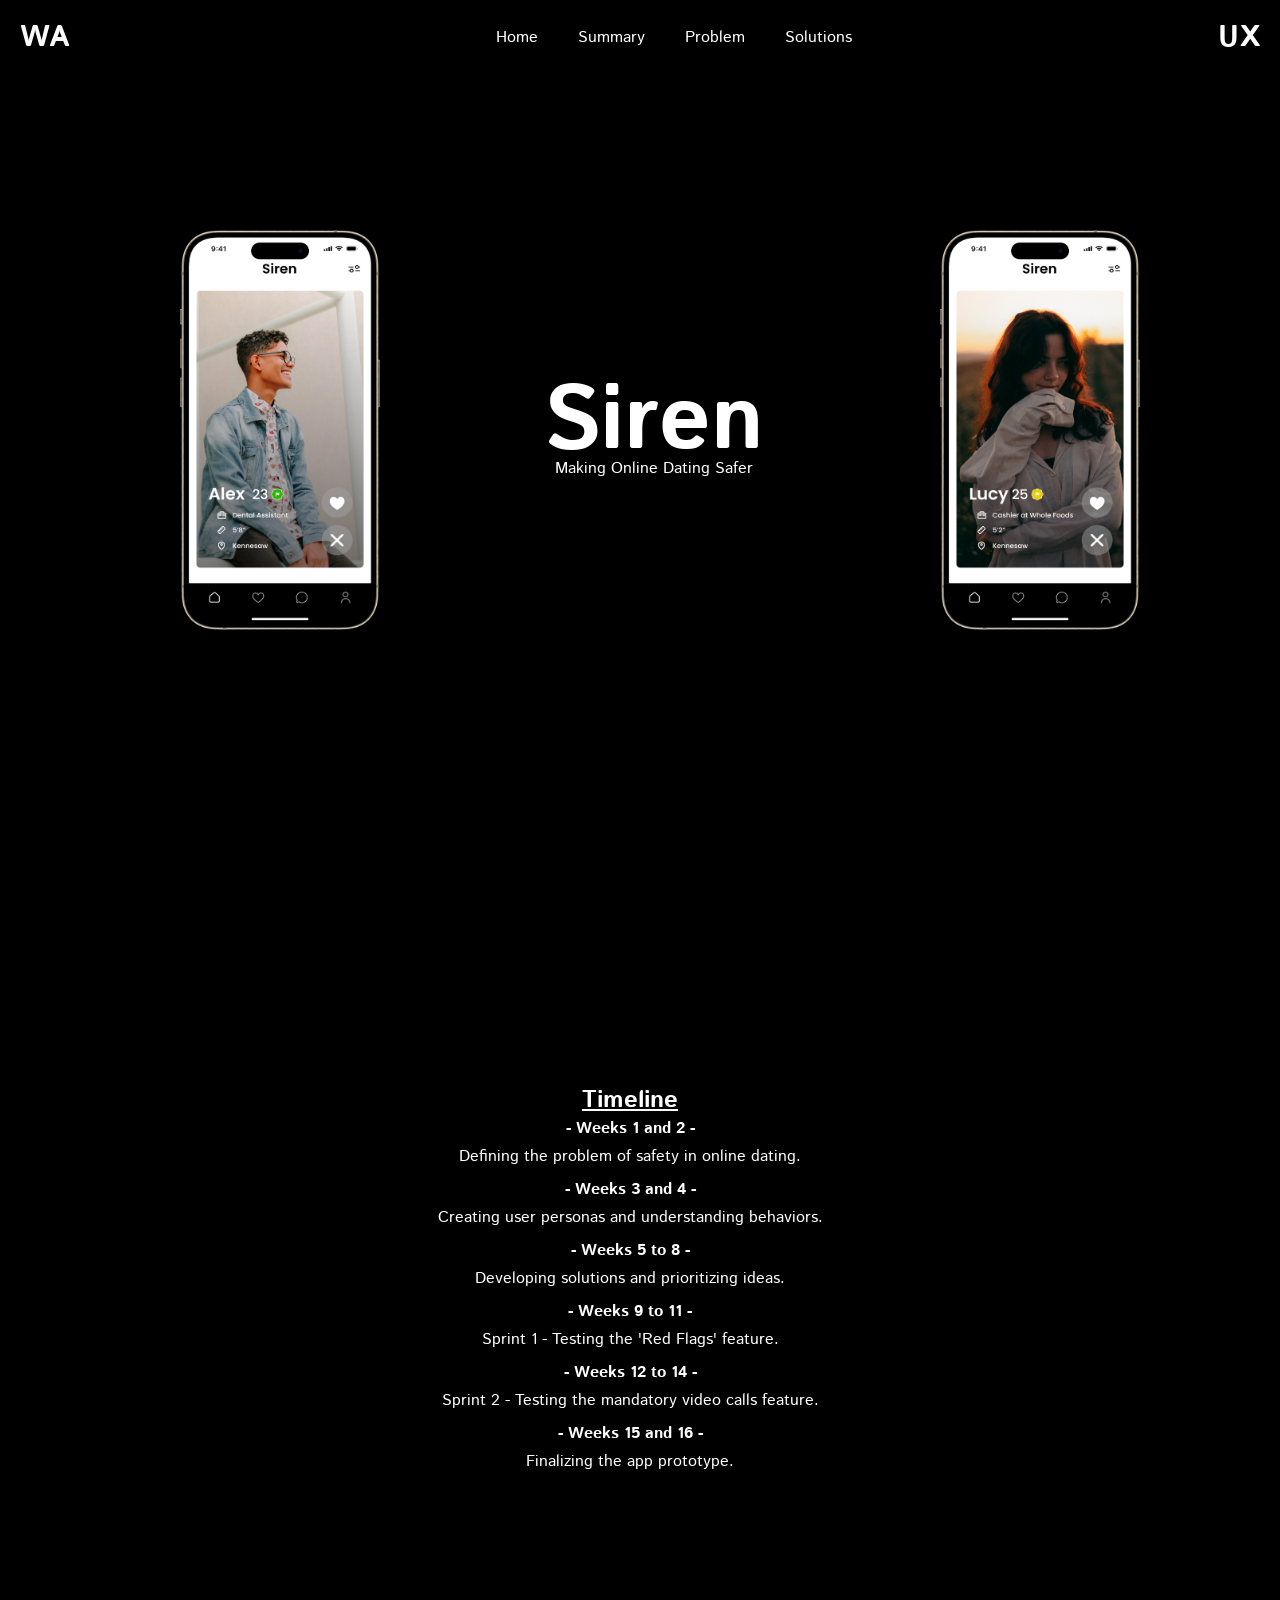
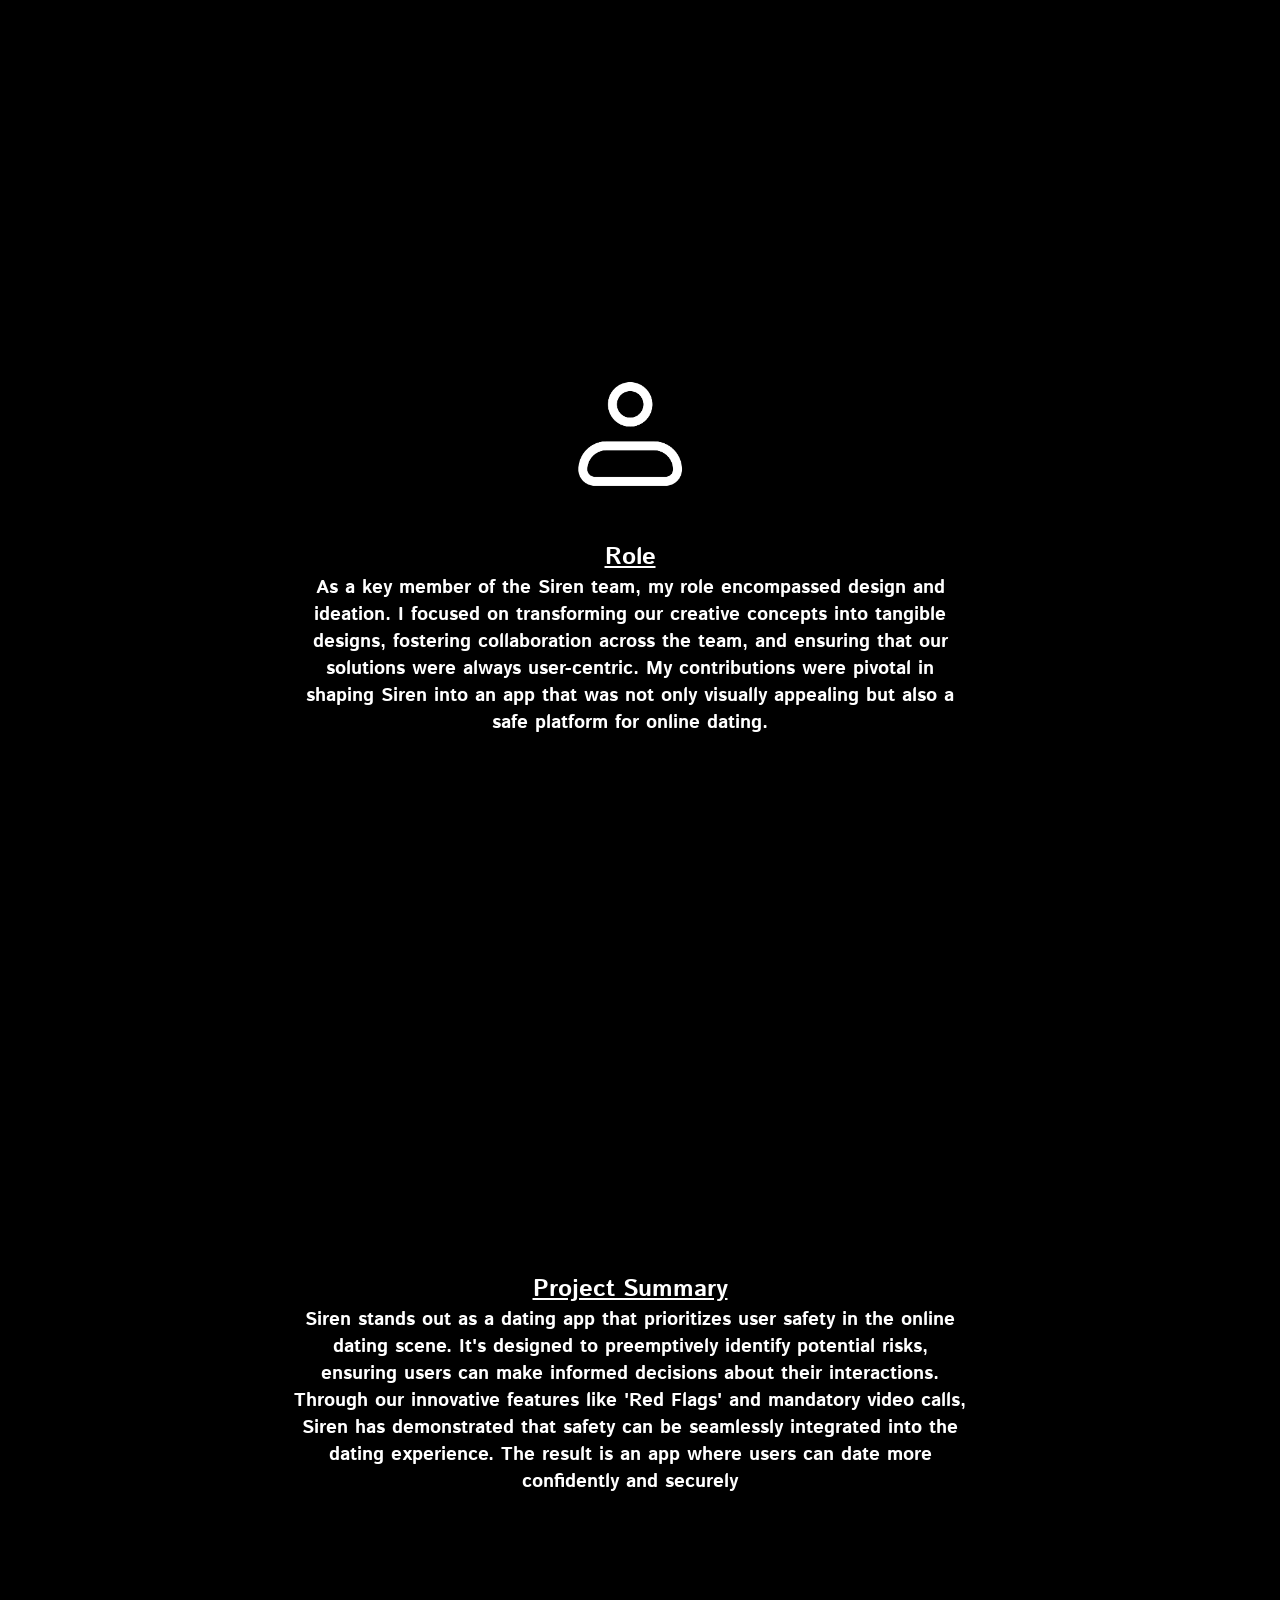
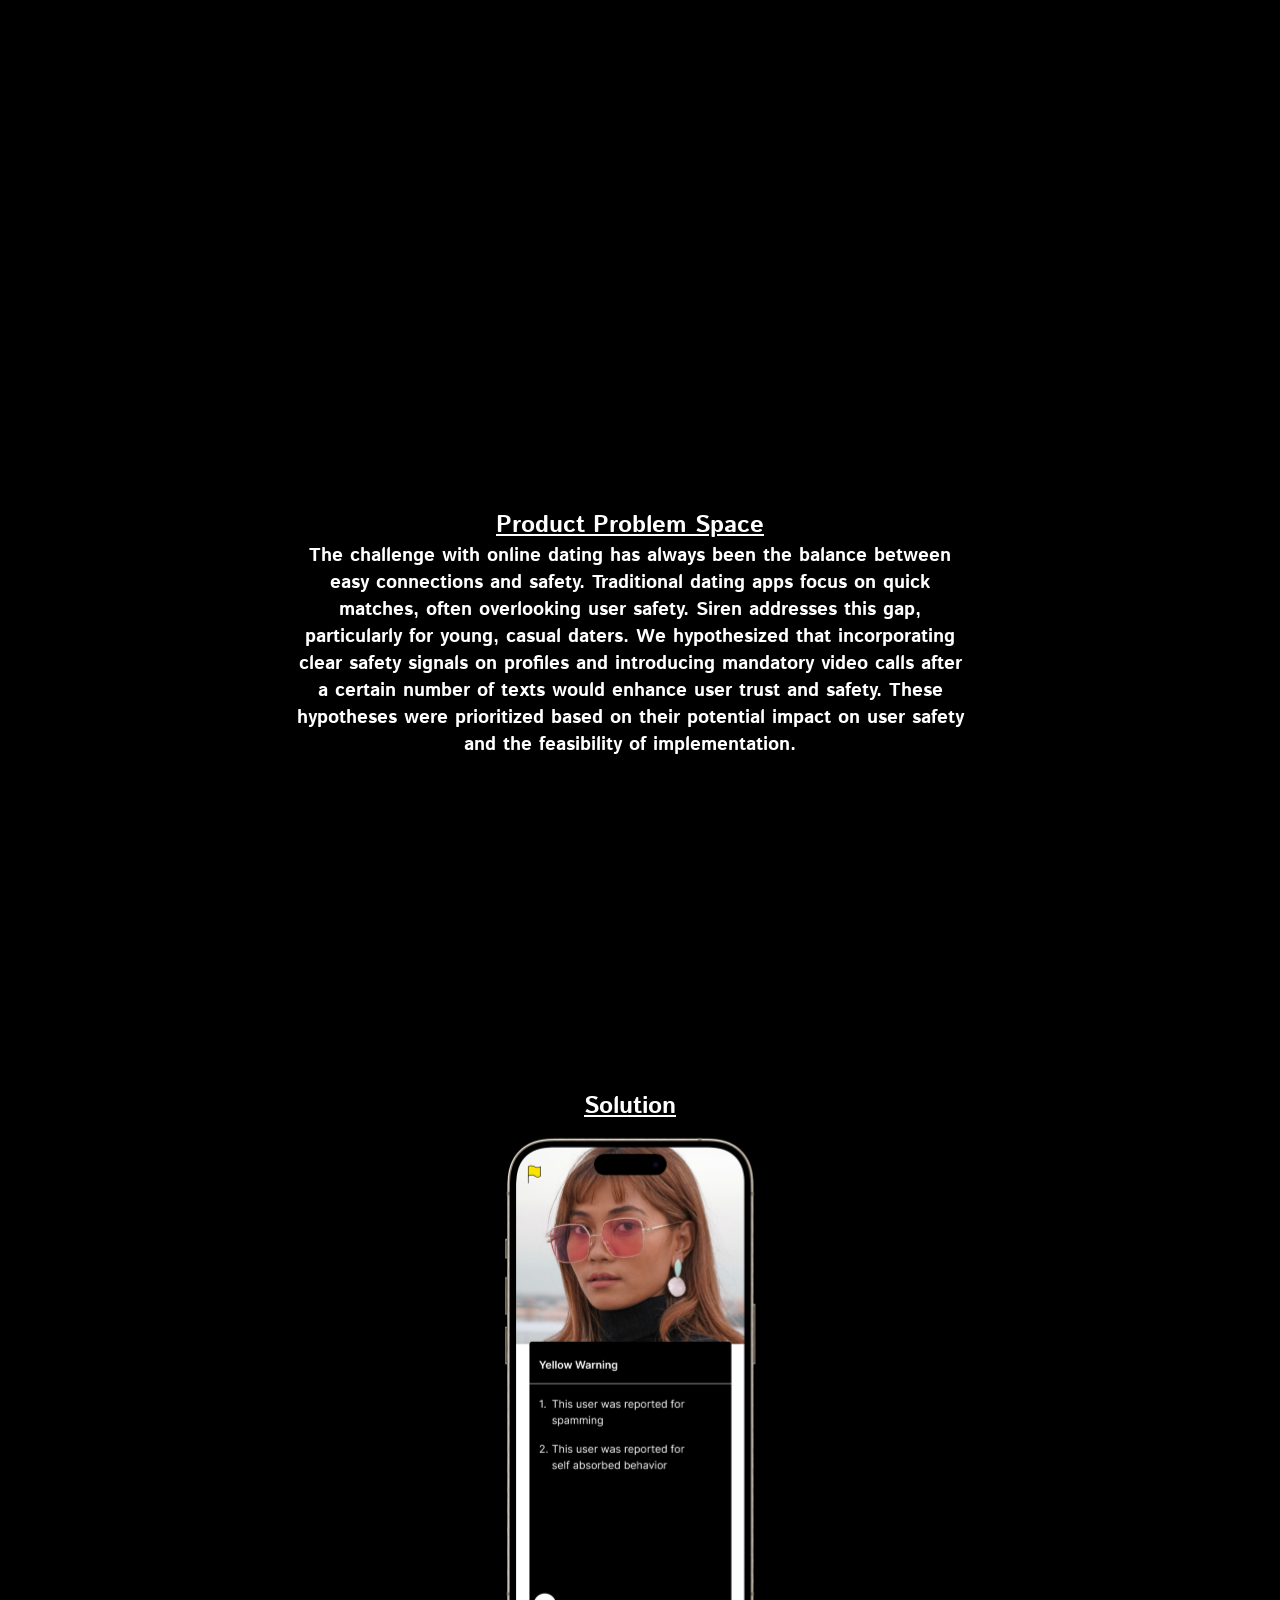
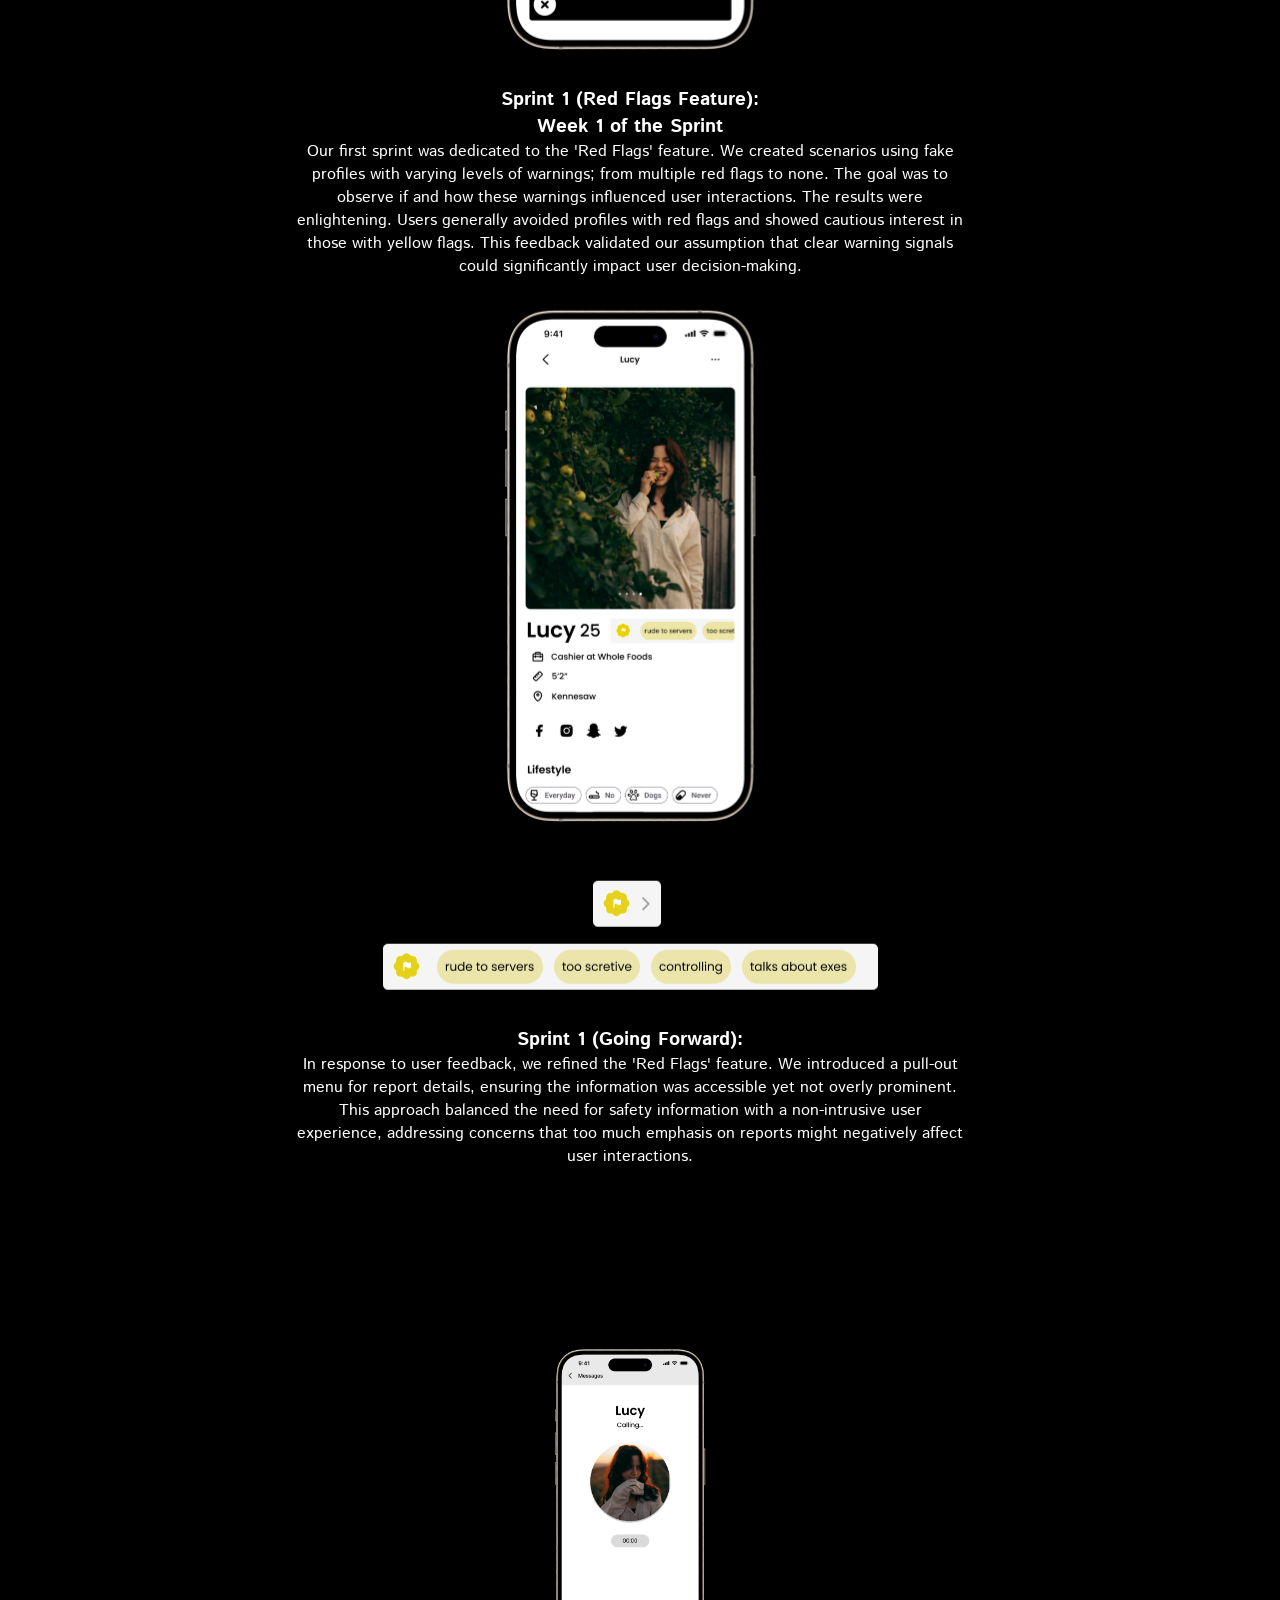
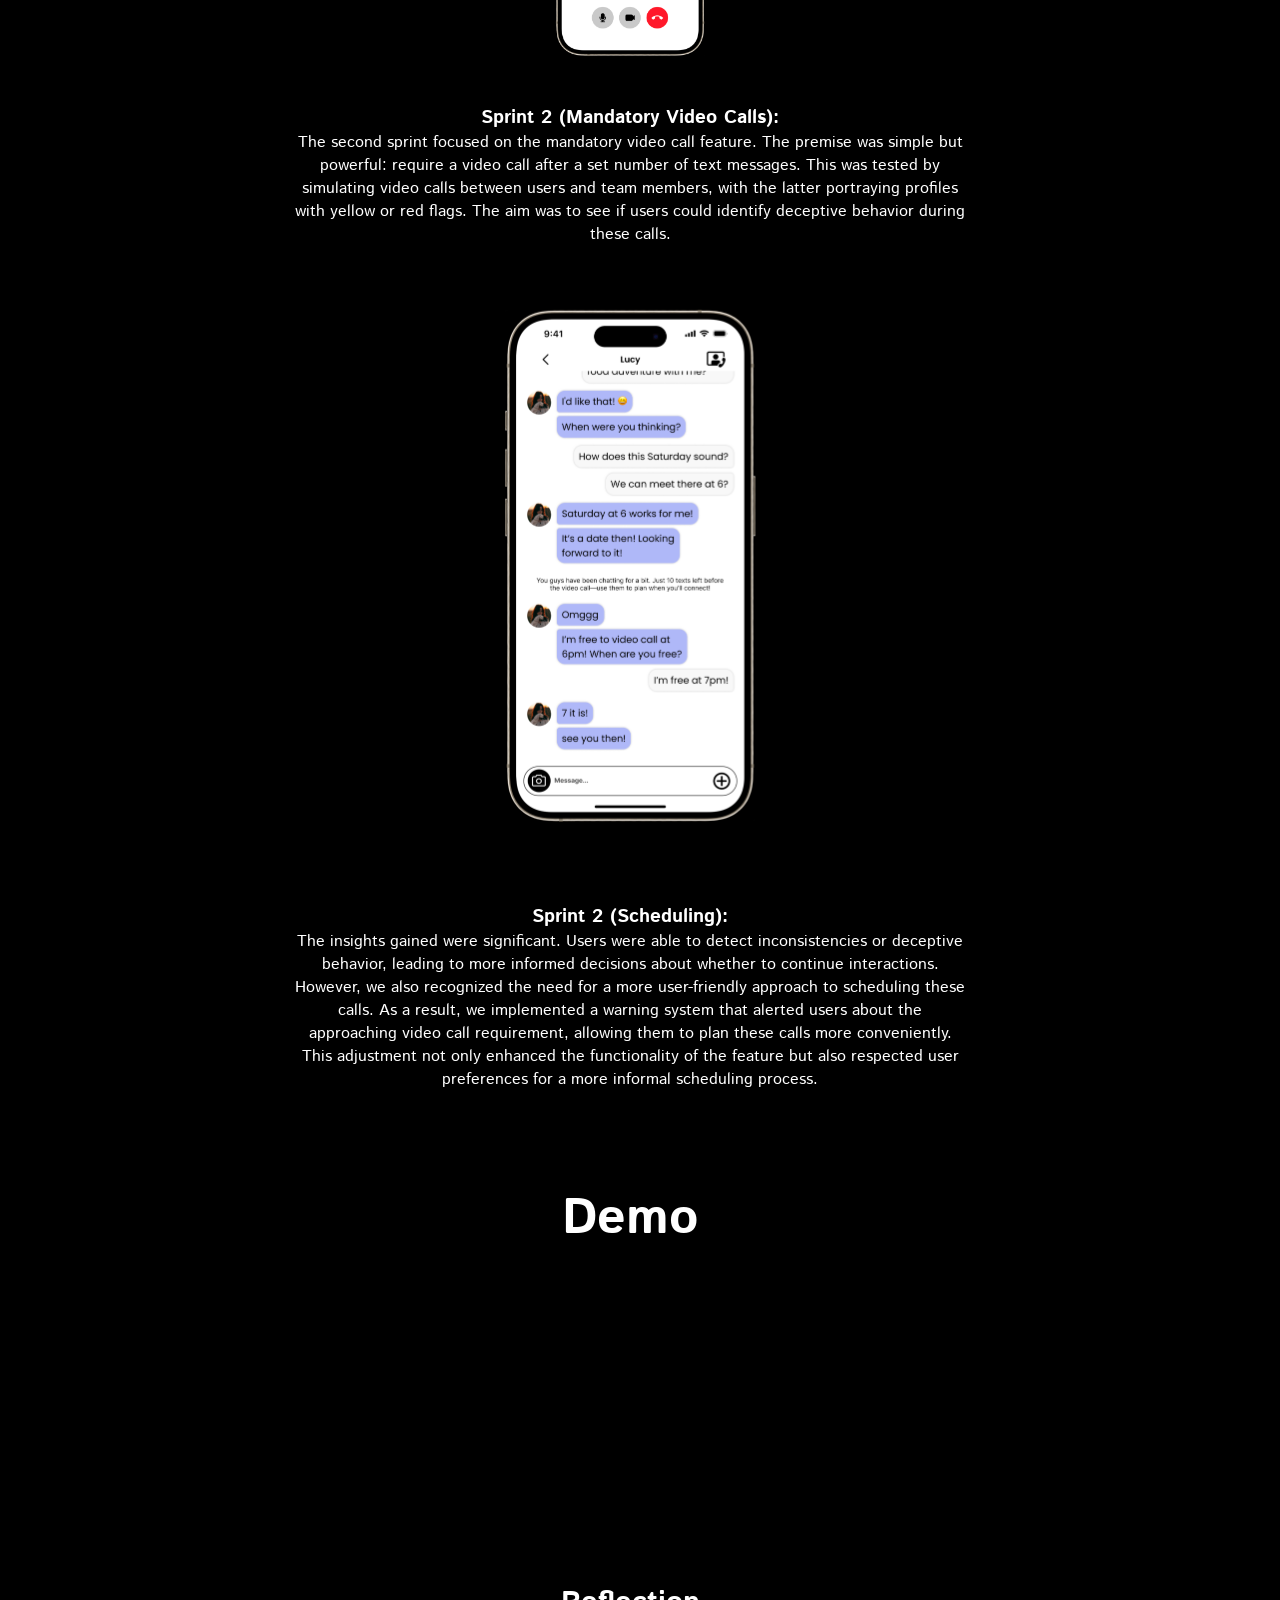
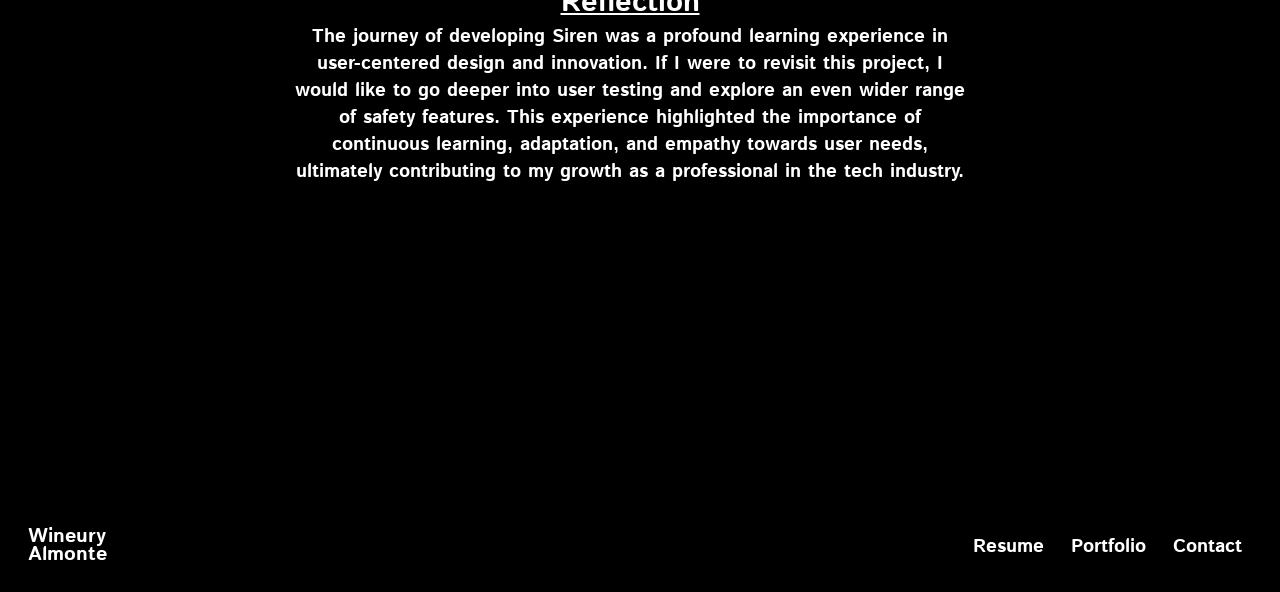
<file: index.html>
<!DOCTYPE html>
<html>
<head>
    <title>Siren</title>
    <link rel="stylesheet" type="text/css" href="style.css">
</head>
<body>
    <header>
        <nav id="navbar">
            <div id="name">WA</div>
            <ul id="nav-links">
                <li><a href="#section1">Home</a></li>
                <li><a href="#section4">Summary</a></li>
                <li><a href="#section5">Problem</a></li>
                <li><a href="#section6">Solutions</a></li>
            </ul>
            <div id="job-title">UX</div>
        </nav>
    </header>

<!-- -------------------section seperation------------------- -->
<section id="section1">
    <div class="content-container">
        <div class="image-content-left">
            <img src="img/iPhone 15 Pro Portrait Mockup 4.png" alt="Left App Mockup" />
            <!-- Replace with the actual path to the left image -->
        </div>
        <div class="text-content">
            <h2>Siren</h2>
            <p>Making Online Dating Safer</p>
        </div>
        <div class="image-content-right">
            <img src="img/iPhone 15 Pro Portrait Mockup 1.png" alt="Right App Mockup" />
            <!-- Replace with the actual path to the right image -->
        </div>
    </div>
</section>
<!-- -------------------section seperation------------------- -->
    <section id="section2">
        <div class="content-container">
            <div class="text-content">
        <h2>Timeline</h2>

        <ul class="timeline">
            <li><strong>- Weeks 1 and 2 -</strong> Defining the problem of safety in online dating.</li>
            <li><strong>- Weeks 3 and 4 -</strong> Creating user personas and understanding behaviors.</li>
            <li><strong>- Weeks 5 to 8 -</strong> Developing solutions and prioritizing ideas.</li>
            <li><strong>- Weeks 9 to 11 -</strong> Sprint 1 - Testing the 'Red Flags' feature.</li>
            <li><strong>- Weeks 12 to 14 -</strong> Sprint 2 - Testing the mandatory video calls feature.</li>
            <li><strong>- Weeks 15 and 16 -</strong> Finalizing the app prototype.</li>
        </ul>
    </div>
        <div class="image-content">
        <!-- Interactive images for Section 1 -->
    </div>
    </section>
<!-- -------------------section seperation------------------- -->
    <section id="section3">
        <div class="content-container">
            <div class="text-content">
                <div class="image-header">
                <img src="img/iconamoon_profile.png" alt="icon/image"/>
                </div>
        <h2>Role</h2>
        <p><strong id="bigger">As a key member of the Siren team, my role encompassed
             design and ideation. I focused on transforming our 
             creative concepts into tangible designs, fostering 
             collaboration across the team, and ensuring that our 
             solutions were always user-centric. My contributions 
             were pivotal in shaping Siren into an app that was 
             not only visually appealing but also a safe 
             platform for online dating.</strong></p>
            </div>
            <div class="image-content">
                <!-- Interactive images for Section 1 -->
            </div>
    </section>

<!-- -------------------section seperation------------------- -->
    <section id="section4">
        <div class="content-container">
            <div class="text-content">
        <h2>Project Summary</h2>
        <p><strong id=bigger>Siren stands out as a dating app that 
            prioritizes user safety in the online dating scene. 
            It's designed to preemptively identify potential risks, 
            ensuring users can make informed decisions about their interactions. 
            Through our innovative features like 'Red Flags' and mandatory video 
            calls, Siren has demonstrated that safety can be seamlessly 
            integrated into the dating experience. The result is an app 
            where users can date more confidently and securely</strong>
        </div>
        <div class="image-content">
            <!-- Interactive images for Section 1 -->
        </div>

        </p>
    </section>
<!-- -------------------section seperation------------------- -->
    <section id="section5">
        <div class="content-container">
            <div class="text-content">
        <h2>Product Problem Space</h2>
        <p><strong id=bigger>The challenge with online 
            dating has always been the balance between easy 
            connections and safety. Traditional dating apps focus on 
            quick matches, often overlooking user safety. Siren addresses 
            this gap, particularly for young, casual daters. We hypothesized 
            that incorporating clear safety signals on profiles and introducing 
            mandatory video calls after a certain number of texts would enhance 
            user trust and safety. These hypotheses were prioritized based 
            on their potential impact on user safety and the feasibility 
            of implementation.</strong></p>
        </div>
        <div class="image-content">
            <!-- Interactive images for Section 1 -->
        </div>
    </section>
<!-- -------------------section seperation------------------- -->
    <section id="section6">
        <div class="content-container">
            <div class="text-content">
        <h2>Solution</h2>
        <div class="image-header">
        <img src="img/iPhone 15 Pro Portrait Mockup 5.png" alt="icon/image"/>
        </div>
        <p><strong id='bigger'>Sprint 1 (Red Flags Feature):</br>Week 1 of the Sprint </br></strong>
            Our first sprint was dedicated to the 'Red Flags' feature. 
            We created scenarios using fake profiles with varying 
            levels of warnings; from multiple red flags to none. 
            The goal was to observe if and how these warnings 
            influenced user interactions. The results were enlightening. 
            Users generally avoided profiles with red flags and showed 
            cautious interest in those with yellow flags. This 
            feedback validated our assumption that clear warning 
            signals could significantly impact user decision-making.</p>
        </div>
        

        <div class="image-content">
            <!-- Interactive images for Section 1 -->
        </div>
    </section>

<!-- -------------------section seperation------------------- -->
    <section id="section7">
        <div class="content-container">
            <div class="text-content">
                <div class="image-header">
                    <img src="img/iPhone 15 Pro Portrait Mockup 6.png" alt="icon/image"/>
                    <div class="icons">
                    <img src="img/Closed Flags Yellow.png" alt="icon/image"/>
                </div>
                    </div>
        <p><strong id='bigger'>Sprint 1 (Going Forward):</br></strong>
            In response to user feedback, we refined the 'Red Flags' feature. 
            We introduced a pull-out menu for report details, ensuring the 
            information was accessible yet not overly prominent. This approach 
            balanced the need for safety information with a non-intrusive user 
            experience, addressing concerns that too much emphasis on reports might 
            negatively affect user interactions.</p>
        </div>
        <div class="image-content">
            <!-- Interactive images for Section 1 -->
        </div>
    </section>
<!-- -------------------section seperation------------------- -->
    <section id="section8">
        <div class="content-container">
            <div class="text-content">
                <div class="image-header">
                    <img src="img/iPhone 15 Pro Portrait Mockup 7.png" alt="icon/image"/>
                    </div>
        <p><strong id='bigger'>Sprint 2 (Mandatory Video Calls):</br></strong>
            The second sprint focused on the mandatory video call feature. 
            The premise was simple but powerful: require a video call 
            after a set number of text messages. This was tested by 
            simulating video calls between users and team members, 
            with the latter portraying profiles with yellow or red flags. 
            The aim was to see if users could identify deceptive behavior 
            during these calls.</p>
    </div>
    <div class="image-content">
        <!-- Interactive images for Section 1 -->
    </div>
    </section>

    <!-- -------------------section seperation------------------- -->
    <section id="section9">
        <div class="content-container">
            <div class="text-content">
                <div class="image-header">
                    <img src="img/iPhone 15 Pro Portrait Mockup 8.png" alt="icon/image"/>
                    </div>
        <p><strong id='bigger'>Sprint 2 (Scheduling):</br></strong>
            The insights gained were significant. Users were able 
            to detect inconsistencies or deceptive behavior, 
            leading to more informed decisions about whether 
            to continue interactions. However, we also recognized 
            the need for a more user-friendly approach to 
            scheduling these calls. As a result, we implemented 
            a warning system that alerted users about the approaching 
            video call requirement, allowing them to plan these calls 
            more conveniently. This adjustment not only enhanced the 
            functionality of the feature but also respected user 
            preferences for a more informal scheduling process.</p>

        </br></br></br></br>
        <strong id='bigger'>
             <div id= prototype data-text="-">
                <a href="https://www.figma.com/proto/d9UrDcwn38xQCkrkAiKy7x/Dating-App?type=design&node-id=343-970&t=y0CIVxSo7uCiW5MT-1&scaling=scale-down&page-id=116%3A4&starting-point-node-id=343%3A970&show-proto-sidebar=1&mode=design" class="prototype-link">
                Demo 
                </a>
            </div></br>

    </div>



    <div class="image-content">
        <!-- Interactive images for Section 1 -->
    </div>
    </section>

    <section id="section9">
        <div class="content-container">
            <div class="text-content">
        <h2>Reflection</h2>
        <p>The journey of developing Siren was a profound learning experience 
            in user-centered design and innovation. 
            If I were to revisit this project, 
            I would like to go deeper into user testing and 
            explore an even wider range of safety features. 
            This experience highlighted the importance of continuous 
            learning, adaptation, and empathy towards user needs, 
            ultimately contributing to my growth as a professional 
            in the tech industry.</p>
    </div>
    <div class="image-content">
        <!-- Interactive images for Section 1 -->
    </div>
    </section>
    <script type="text/javascript" src="script.js"></script>
</body>

<footer>
    <div id="footer-name">Wineury </br>Almonte</div>
    <div id="footer-links">
        <a href="path_to_resume">Resume</a>
        <a href="path_to_portfolio">Portfolio</a>
        <a href="path_to_contact">Contact</a>
    </div>
</footer>


</html>
</file>
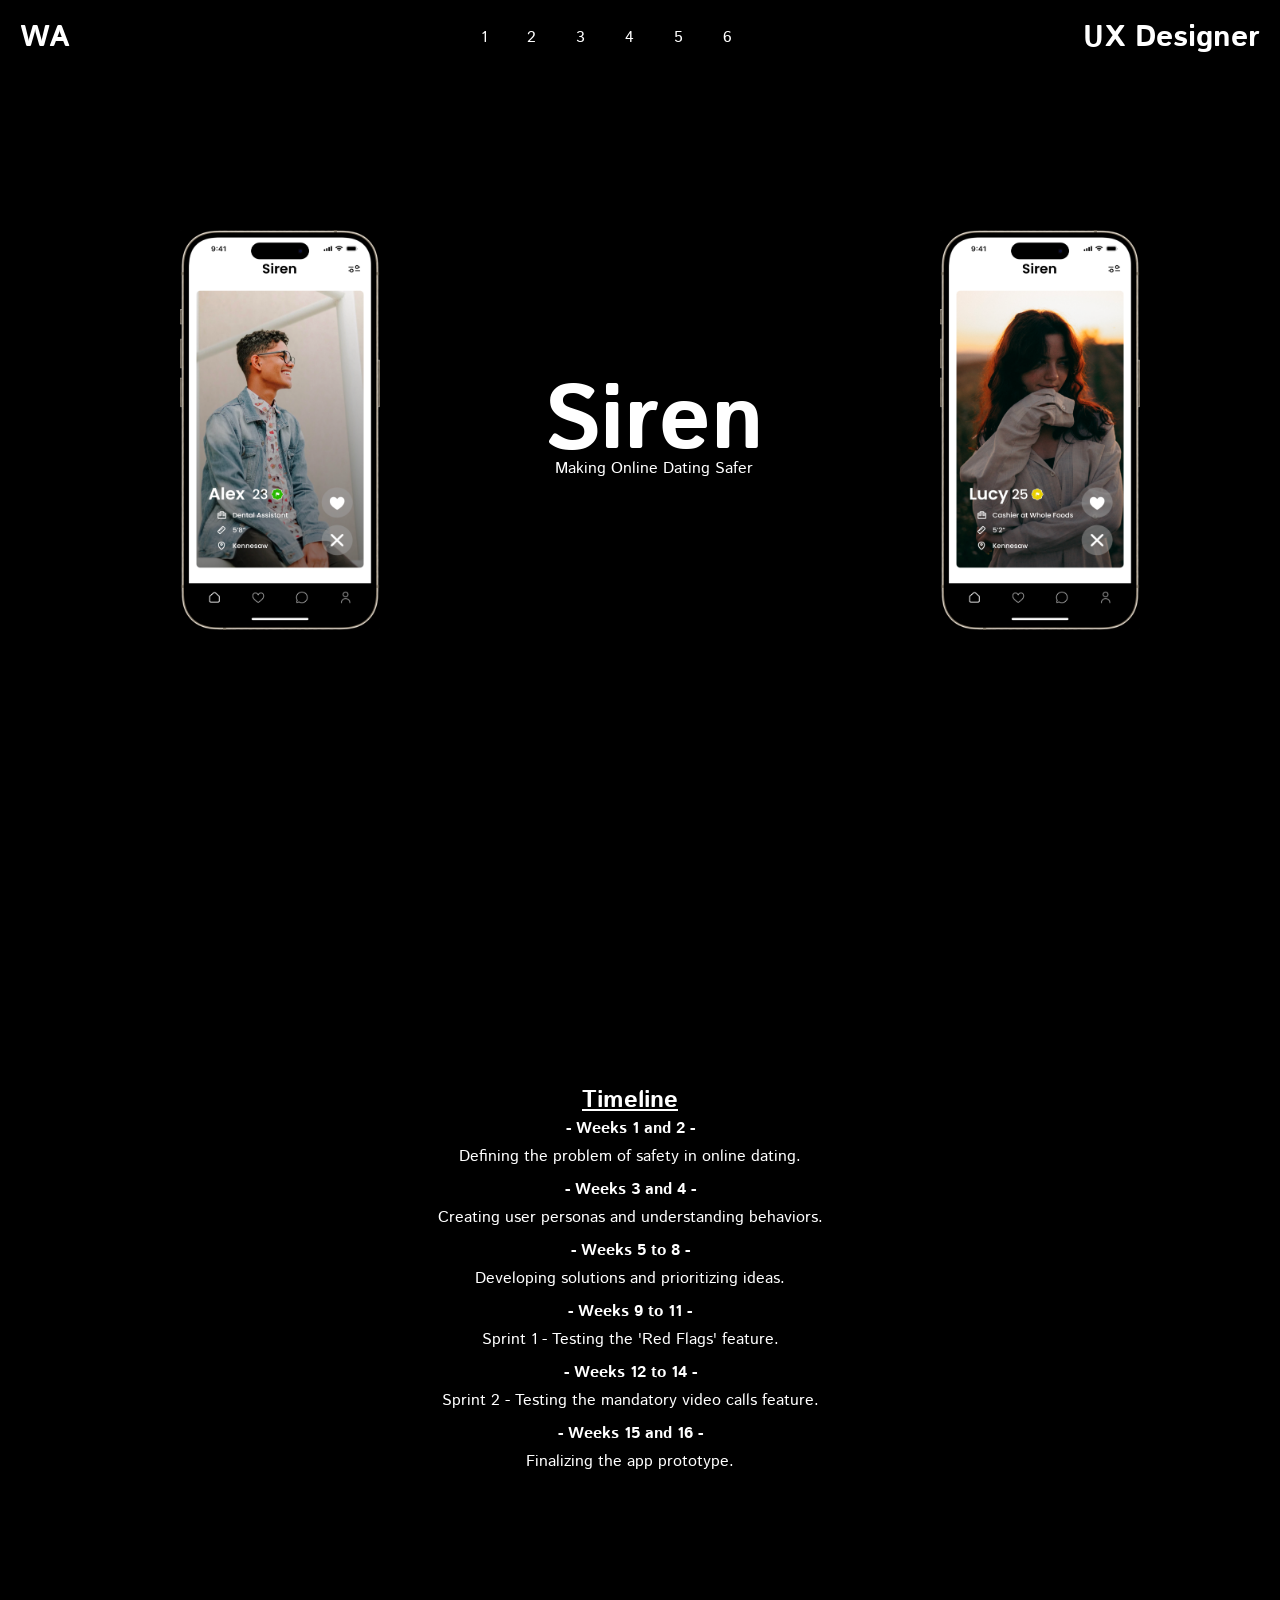
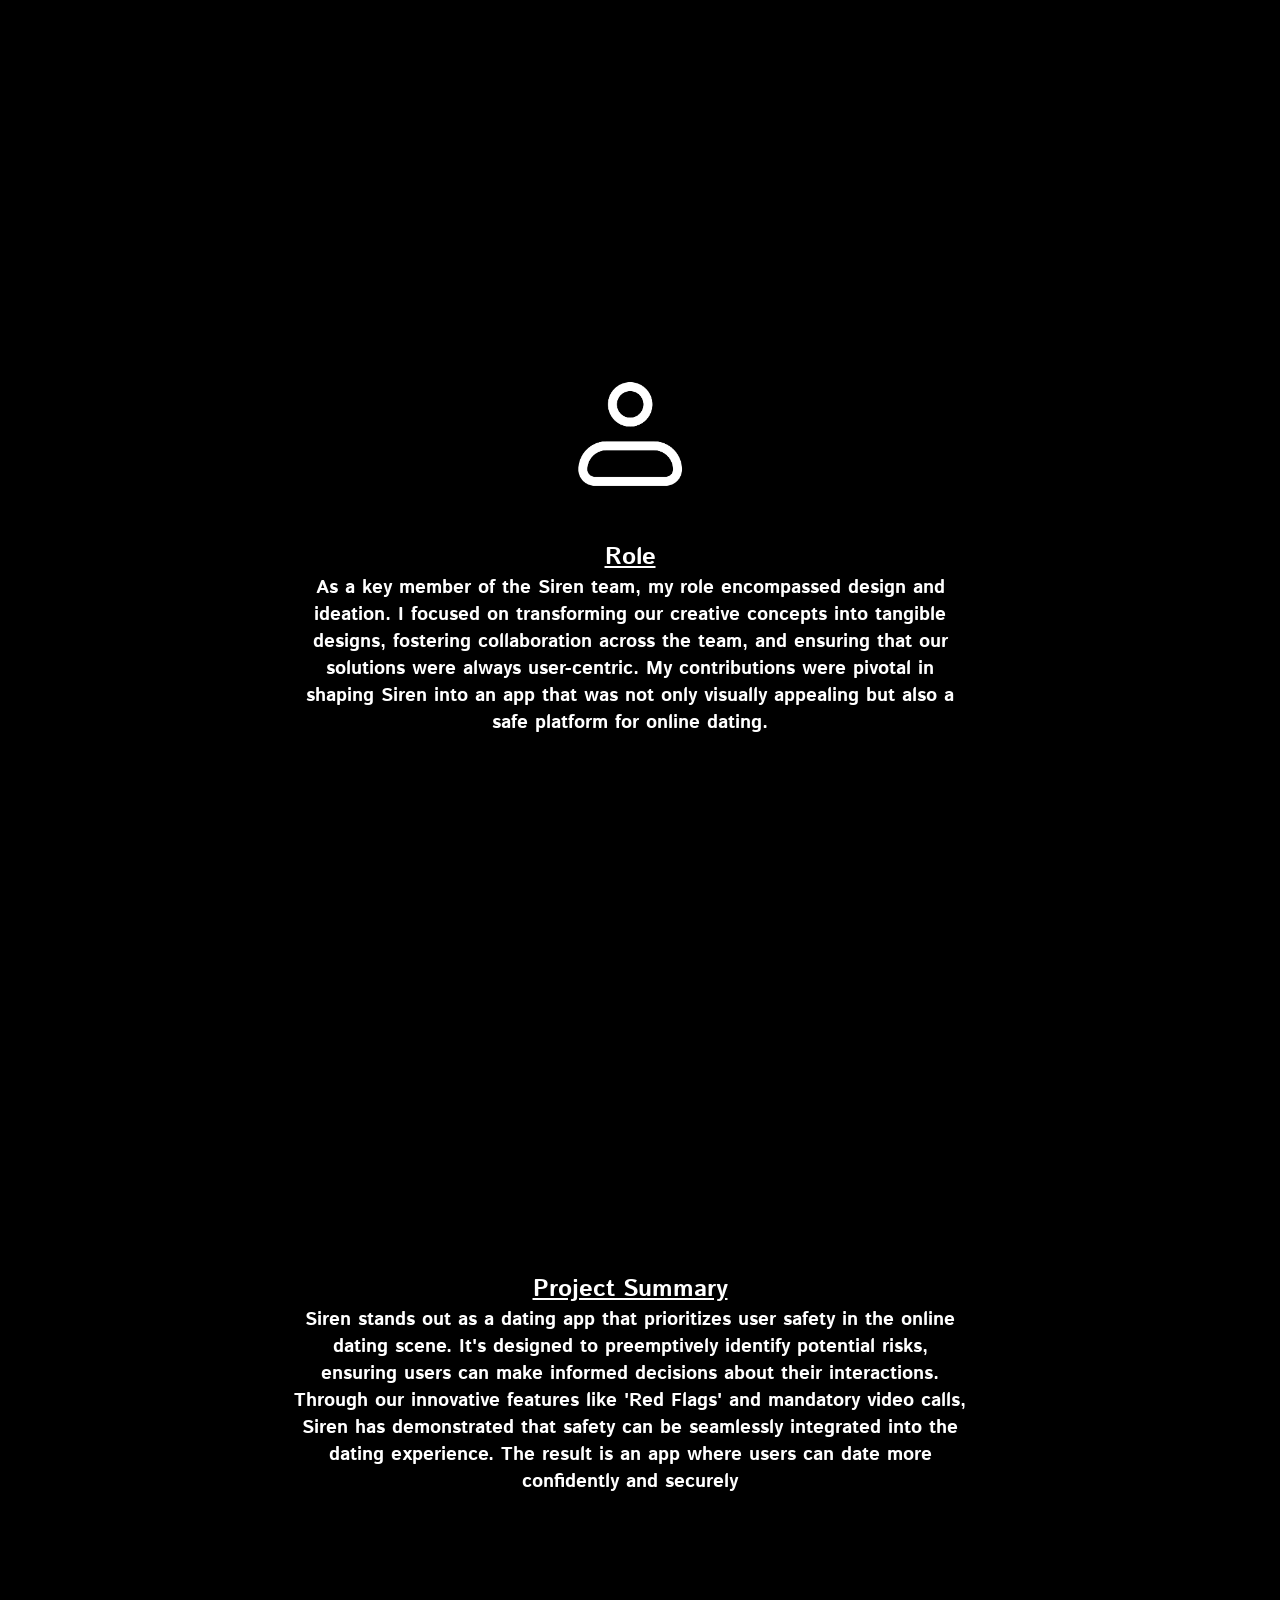
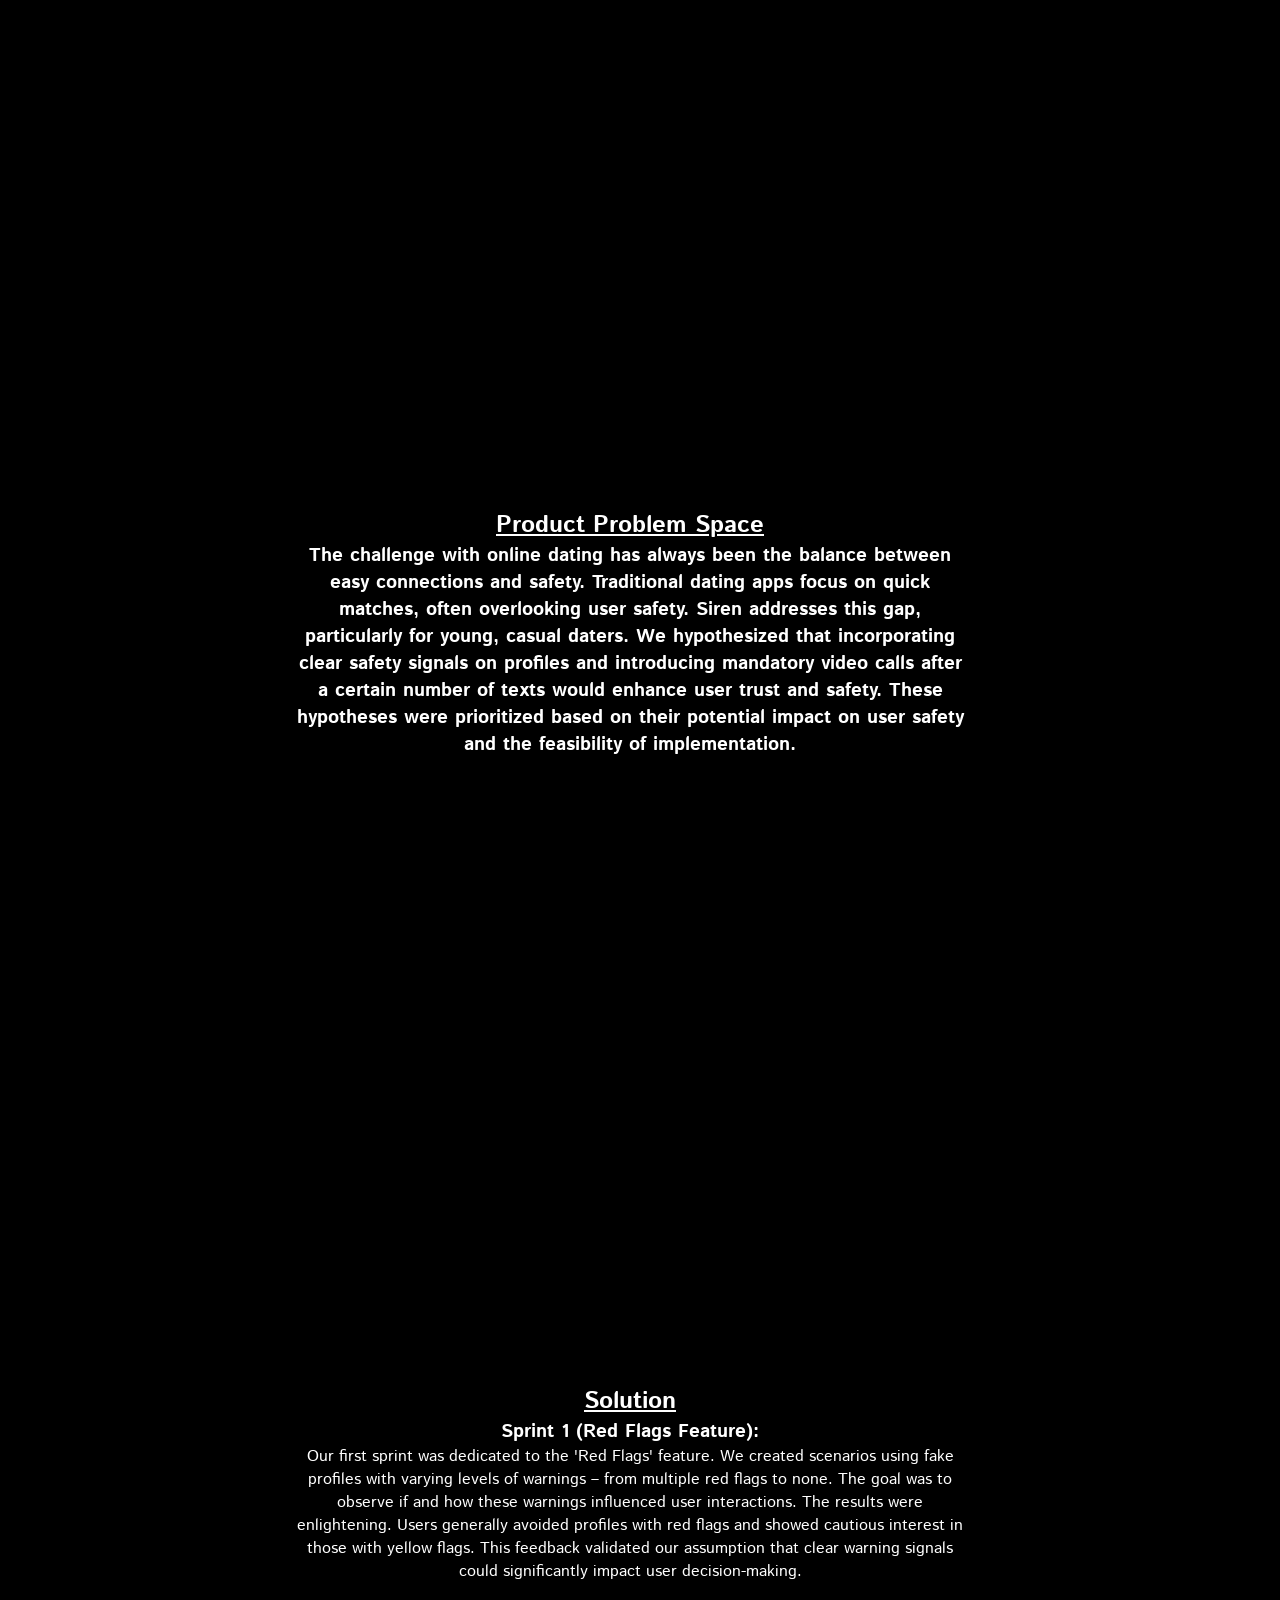
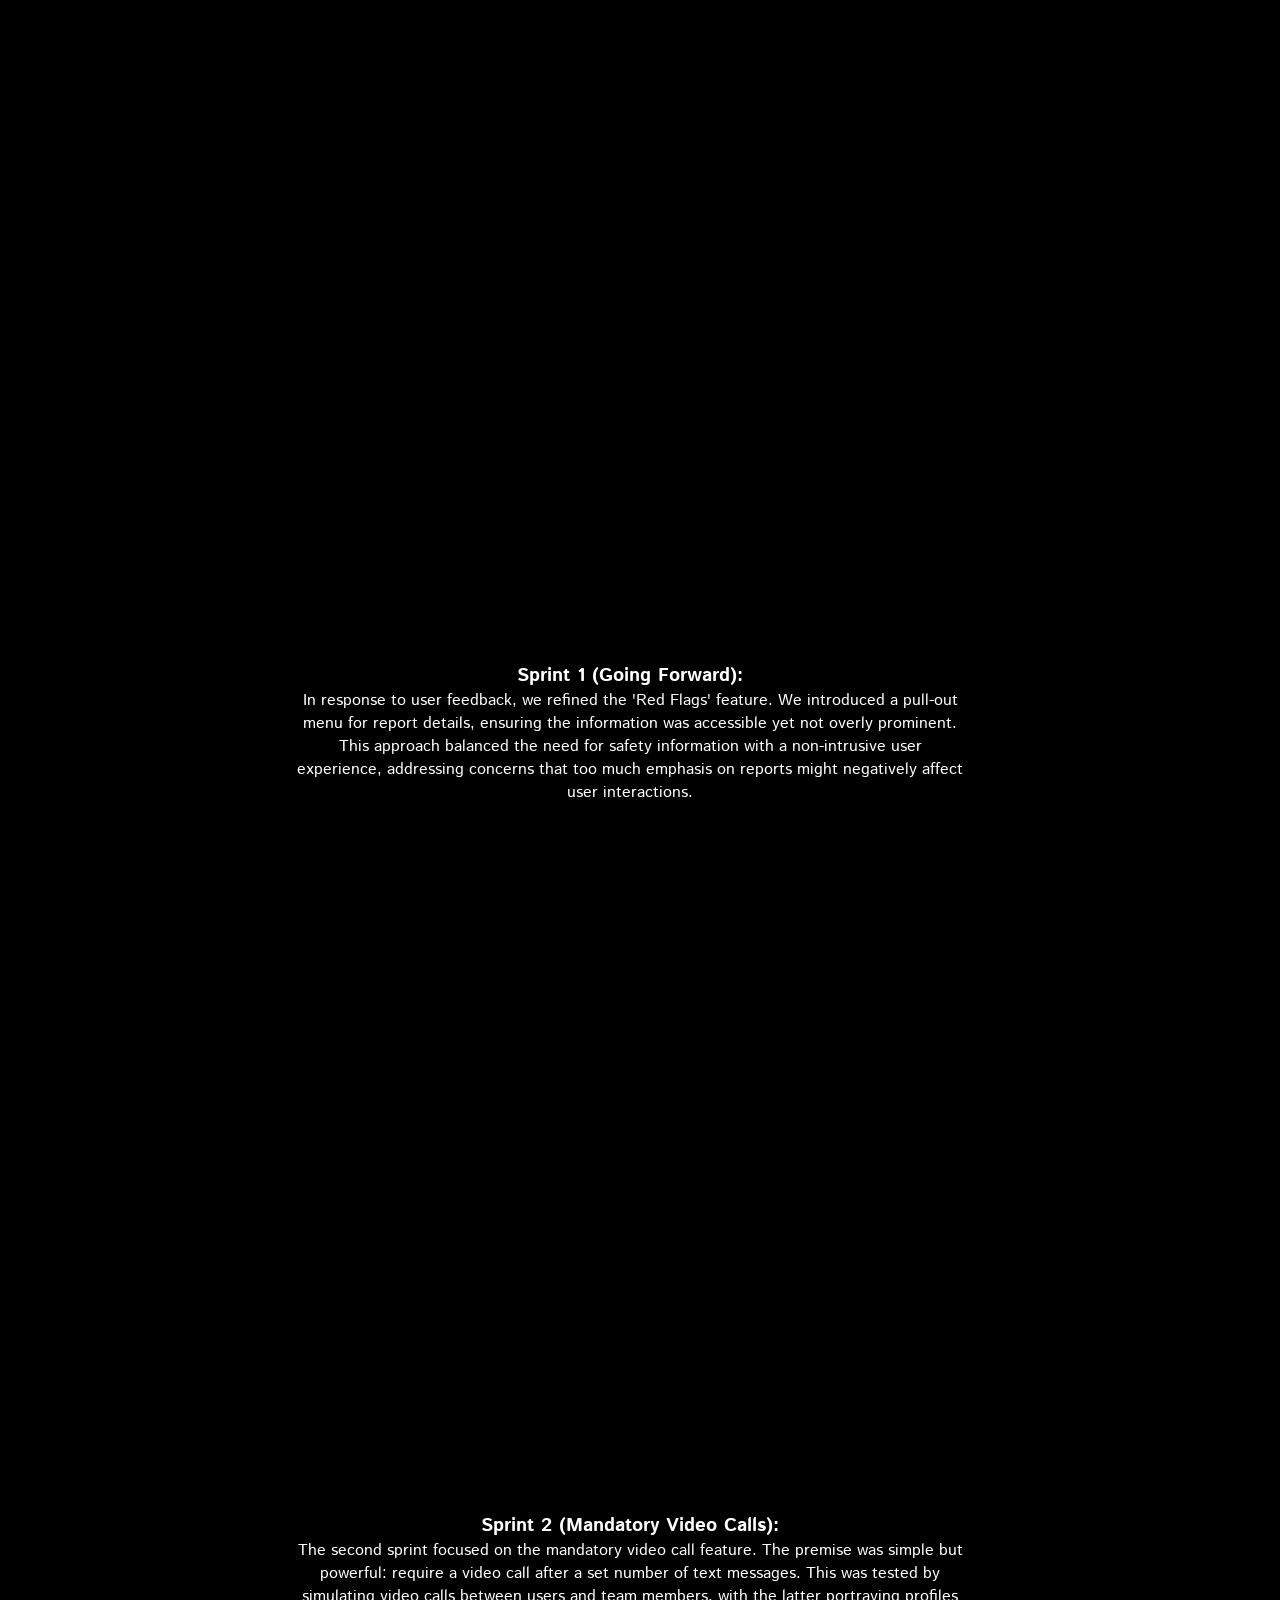
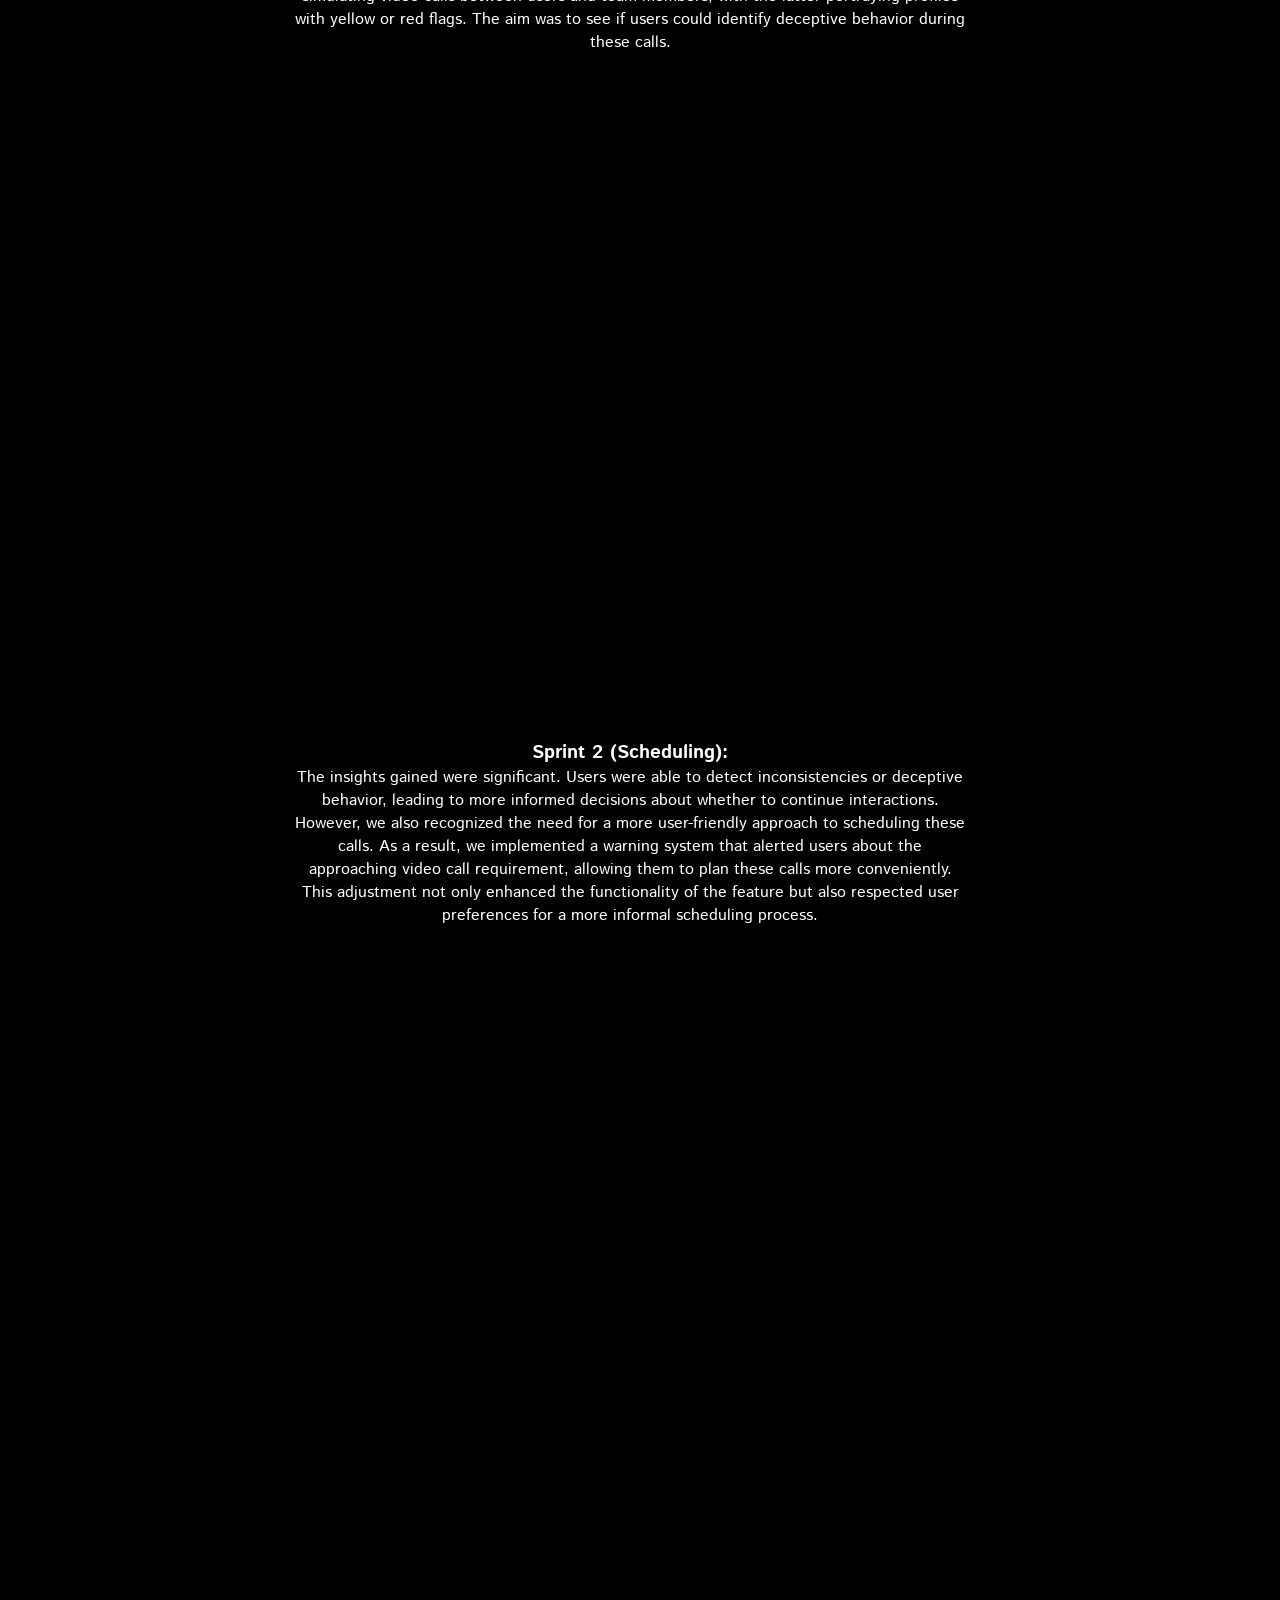
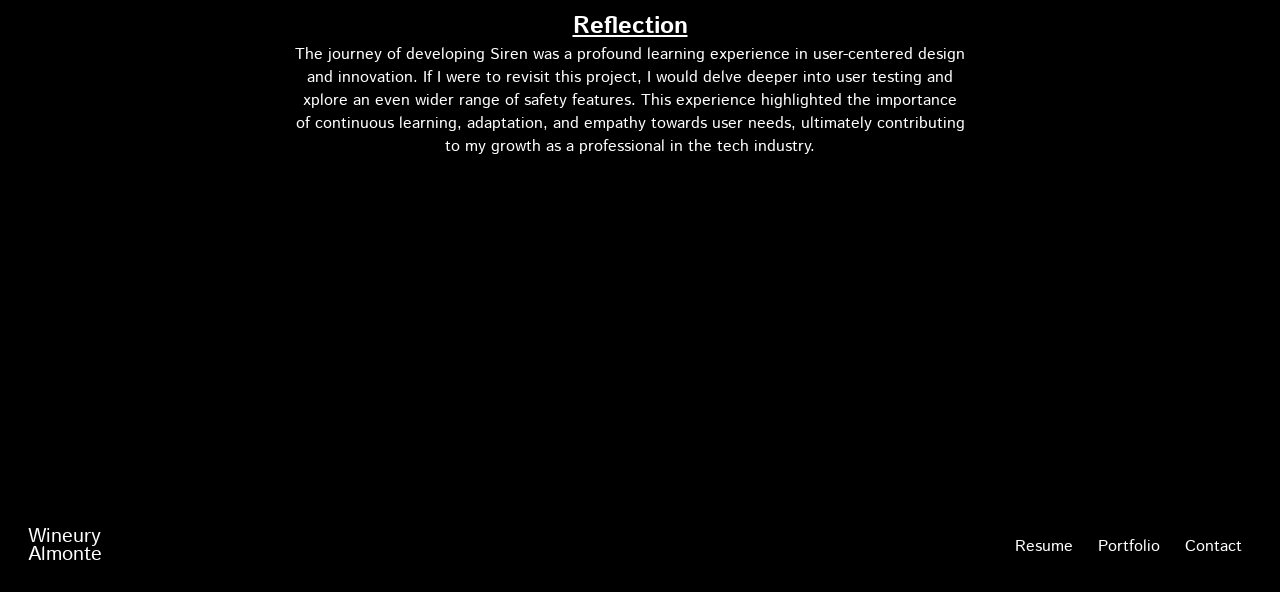
<file: home.html>
<!DOCTYPE html>
<html>
<head>
    <title>Siren</title>
    <link rel="stylesheet" type="text/css" href="style.css">
</head>
<body>
    <header>
        <nav id="navbar">
            <div id="name">WA</div>
            <ul id="nav-links">
                <li><a href="#section1">1</a></li>
                <li><a href="#section2">2</a></li>
                <li><a href="#section3">3</a></li>
                <li><a href="#section4">4</a></li>
                <li><a href="#section5">5</a></li>
                <li><a href="#section6">6</a></li>
            </ul>
            <div id="job-title">UX Designer</div>
        </nav>
    </header>

<!-- -------------------section seperation------------------- -->
<section id="section1">
    <div class="content-container">
        <div class="image-content-left">
            <img src="img/iPhone 15 Pro Portrait Mockup 4.png" alt="Left App Mockup" />
            <!-- Replace with the actual path to the left image -->
        </div>
        <div class="text-content">
            <h2>Siren</h2>
            <p>Making Online Dating Safer</p>
        </div>
        <div class="image-content-right">
            <img src="img/iPhone 15 Pro Portrait Mockup 1.png" alt="Right App Mockup" />
            <!-- Replace with the actual path to the right image -->
        </div>
    </div>
</section>
<!-- -------------------section seperation------------------- -->
    <section id="section2">
        <div class="content-container">
            <div class="text-content">
        <h2>Timeline</h2>

        <ul class="timeline">
            <li><strong>- Weeks 1 and 2 -</strong> Defining the problem of safety in online dating.</li>
            <li><strong>- Weeks 3 and 4 -</strong> Creating user personas and understanding behaviors.</li>
            <li><strong>- Weeks 5 to 8 -</strong> Developing solutions and prioritizing ideas.</li>
            <li><strong>- Weeks 9 to 11 -</strong> Sprint 1 - Testing the 'Red Flags' feature.</li>
            <li><strong>- Weeks 12 to 14 -</strong> Sprint 2 - Testing the mandatory video calls feature.</li>
            <li><strong>- Weeks 15 and 16 -</strong> Finalizing the app prototype.</li>
        </ul>
    </div>
        <div class="image-content">
        <!-- Interactive images for Section 1 -->
    </div>
    </section>
<!-- -------------------section seperation------------------- -->
    <section id="section3">
        <div class="content-container">
            <div class="text-content">
                <div class="image-header">
                <img src="img/iconamoon_profile.png" alt="Right App Mockup" />
                </div>
        <h2>Role</h2>
        <p><strong id="bigger">As a key member of the Siren team, my role encompassed
             design and ideation. I focused on transforming our 
             creative concepts into tangible designs, fostering 
             collaboration across the team, and ensuring that our 
             solutions were always user-centric. My contributions 
             were pivotal in shaping Siren into an app that was 
             not only visually appealing but also a safe 
             platform for online dating.</strong></p>
            </div>
            <div class="image-content">
                <!-- Interactive images for Section 1 -->
            </div>
    </section>

<!-- -------------------section seperation------------------- -->
    <section id="section4">
        <div class="content-container">
            <div class="text-content">
        <h2>Project Summary</h2>
        <p><strong id=bigger>Siren stands out as a dating app that 
            prioritizes user safety in the online dating scene. 
            It's designed to preemptively identify potential risks, 
            ensuring users can make informed decisions about their interactions. 
            Through our innovative features like 'Red Flags' and mandatory video 
            calls, Siren has demonstrated that safety can be seamlessly 
            integrated into the dating experience. The result is an app 
            where users can date more confidently and securely</strong>
        </div>
        <div class="image-content">
            <!-- Interactive images for Section 1 -->
        </div>

        </p>
    </section>
<!-- -------------------section seperation------------------- -->
    <section id="section5">
        <div class="content-container">
            <div class="text-content">
        <h2>Product Problem Space</h2>
        <p><strong id=bigger>The challenge with online 
            dating has always been the balance between easy 
            connections and safety. Traditional dating apps focus on 
            quick matches, often overlooking user safety. Siren addresses 
            this gap, particularly for young, casual daters. We hypothesized 
            that incorporating clear safety signals on profiles and introducing 
            mandatory video calls after a certain number of texts would enhance 
            user trust and safety. These hypotheses were prioritized based 
            on their potential impact on user safety and the feasibility 
            of implementation.</strong></p>
        </div>
        <div class="image-content">
            <!-- Interactive images for Section 1 -->
        </div>
    </section>
<!-- -------------------section seperation------------------- -->
    <section id="section6">
        <div class="content-container">
            <div class="text-content">
        <h2>Solution</h2>

        <p><strong id='bigger'>Sprint 1 (Red Flags Feature):</br></strong>
            Our first sprint was dedicated to the 'Red Flags' feature. 
            We created scenarios using fake profiles with varying 
            levels of warnings – from multiple red flags to none. 
            The goal was to observe if and how these warnings 
            influenced user interactions. The results were enlightening. 
            Users generally avoided profiles with red flags and showed 
            cautious interest in those with yellow flags. This 
            feedback validated our assumption that clear warning 
            signals could significantly impact user decision-making.</p>
        </div>
        <div class="image-content">
            <!-- Interactive images for Section 1 -->
        </div>
    </section>

<!-- -------------------section seperation------------------- -->
    <section id="section7">
        <div class="content-container">
            <div class="text-content">
        <p><strong id='bigger'>Sprint 1 (Going Forward):</br></strong>
            In response to user feedback, we refined the 'Red Flags' feature. 
            We introduced a pull-out menu for report details, ensuring the 
            information was accessible yet not overly prominent. This approach 
            balanced the need for safety information with a non-intrusive user 
            experience, addressing concerns that too much emphasis on reports might 
            negatively affect user interactions.</p>
        </div>
        <div class="image-content">
            <!-- Interactive images for Section 1 -->
        </div>
    </section>
<!-- -------------------section seperation------------------- -->
    <section id="section8">
        <div class="content-container">
            <div class="text-content">

        <p><strong id='bigger'>Sprint 2 (Mandatory Video Calls):</br></strong>
            The second sprint focused on the mandatory video call feature. 
            The premise was simple but powerful: require a video call 
            after a set number of text messages. This was tested by 
            simulating video calls between users and team members, 
            with the latter portraying profiles with yellow or red flags. 
            The aim was to see if users could identify deceptive behavior 
            during these calls.</p>
    </div>
    <div class="image-content">
        <!-- Interactive images for Section 1 -->
    </div>
    </section>

    <!-- -------------------section seperation------------------- -->
    <section id="section9">
        <div class="content-container">
            <div class="text-content">
        <p><strong id='bigger'>Sprint 2 (Scheduling):</br></strong>
            The insights gained were significant. Users were able 
            to detect inconsistencies or deceptive behavior, 
            leading to more informed decisions about whether 
            to continue interactions. However, we also recognized 
            the need for a more user-friendly approach to 
            scheduling these calls. As a result, we implemented 
            a warning system that alerted users about the approaching 
            video call requirement, allowing them to plan these calls 
            more conveniently. This adjustment not only enhanced the 
            functionality of the feature but also respected user 
            preferences for a more informal scheduling process.</p>
    </div>
    <div class="image-content">
        <!-- Interactive images for Section 1 -->
    </div>
    </section>

    <section id="section9">
        <div class="content-container">
            <div class="text-content">
        <h2>Reflection</h2>
        <p>The journey of developing Siren was a profound learning experience 
            in user-centered design and innovation. 
            If I were to revisit this project, 
            I would delve deeper into user testing and 
            xplore an even wider range of safety features. 
            This experience highlighted the importance of continuous 
            learning, adaptation, and empathy towards user needs, 
            ultimately contributing to my growth as a professional 
            in the tech industry.</p>
    </div>
    <div class="image-content">
        <!-- Interactive images for Section 1 -->
    </div>
    </section>
    <script type="text/javascript" src="script.js"></script>
</body>

<footer>
    <div id="footer-name">Wineury </br>Almonte</div>
    <div id="footer-links">
        <a href="path_to_resume">Resume</a>
        <a href="path_to_portfolio">Portfolio</a>
        <a href="path_to_contact">Contact</a>
    </div>
</footer>


</html>
</file>
<file: style.css>
@import url('https://fonts.googleapis.com/css2?family=Inter:wght@400;700&family=Istok+Web:wght@400;700&display=swap');


@media (max-width: 768px) {
    .image-content-left img, .image-content-right img {
        margin-left: 20px; /* Reduced margin for smaller screens */
        margin-right: 20px;
    }

    .text-content {
        padding-left: 10px; /* Reduced padding for smaller screens */
        padding-right: 10px;
    }
}


.content-container {
    display: flex;
    justify-content: center;
    align-items: center;
    height: 90vh;
    padding: 10px;
}

.text-content {
    max-width: 100%; /* Adjust the width as needed */
    margin-right: 20px; /* Spacing between text and image */
    text-align: center; /* Center-align the text within text-content */
    display: flex;
    flex-direction: column;
    justify-content: center; /* Vertically center the content within text-content */
    padding-left: 20vw;
    padding-right: 20vw;
}

#section1 .text-content {
    padding-left: 12vw;
}

.image-content {
    max-width: 50%; /* Adjust the width as needed */
    /* Add styles for images here */
}

::-webkit-scrollbar-track {
    background: rgb(0, 0, 0); /* White track */
}

/* Styling the scrollbar handle */
::-webkit-scrollbar-thumb {
    background: white; /* Black handle */
    border-radius: 10px; /* Optional: round corners for the handle */
}

/* Styling the scrollbar width */
::-webkit-scrollbar {
    width: 10px; /* Width of the scrollbar */
}




body {
    background-color: black;
    color: white;
    font-family:'Istok Web', sans-serif; /* Including Istok Web as a fallback */
}

#name, #job-title {
    font-weight: bold; /* Makes the text bold */
    font-size: 30px; /* Increases the size of the text */
    margin-left: 10px;
    margin-right: 30px;
}



#navbar {
    display: flex;
    justify-content: space-between;
    align-items: center;
    padding: 10px;
    position: fixed; /* Fix the navbar at the top */
    top: 0; /* Align the navbar to the top of the viewport */
    left: 0; /* Align the navbar to the left of the viewport */
    width: 100%; /* Ensure the navbar spans the full width */
    background-color: black; /* Optional: set a background color */
    z-index: 1000; /* Ensures navbar stays on top of other elements */
}

#navbar div, #navbar ul {

    display: flex;
    align-items: center;
    justify-content: center;
}

#nav-links {
    list-style-type: none;
    display: flex;
    justify-content: center;
}

#nav-links li {
    margin: 0 10px;
}

#nav-links a {
    text-decoration: none;
    color: white;
    position: relative;
    padding: 0 10px; /* Add padding for the lines */
}

#nav-links a::before, #nav-links a::after {
    content: '';
    position: absolute;
    background-color: white;
    width: 2px; /* Width of the line */
    height: 0; /* Start with no height */
    top: 50%; /* Position at the center */
    opacity: 0; /* Start invisible */
    transition: height 0.5s ease-in-out, opacity 0.5s ease-in-out; /* Transition for height and opacity */
}

#nav-links a::before {
    left: 0;
    top: 0
    
}

#nav-links a::after {
    right: 0;
    top: 0
    
}

#nav-links a:hover::before, #nav-links a:hover::after {
    height: 100%; /* Full height on hover */
    opacity: 1; /* Fully visible on hover */
    top: 0; /* Align to top and bottom */
}

.image-content-left img, .image-content-right img {
    min-width: 200px; /* Minimum width of the image */
    min-height: 400px; /* Minimum height of the image */
    max-width: 100%; 
    max-height: 10vw;/* Ensures the image doesn’t exceed the container’s width */
    height: auto; /* Maintains aspect ratio */
    flex: 1;
    margin: 0 10px;
    background: transparent;
    transition: all 1 ease-in-out;
    
}

.image-content-left img:hover, .image-content-right img:hover{
    transform: scale(1.2);
    transition: all 1 ease-in-out;
}

.image-content-right img {
    max-width: 100%;
    height: auto;
    margin-left: -100px; /* Adjust the margin as needed */
}
.image-content-right img {
    max-width: 100%;
    height: auto;
    margin-right: -30px; /* Adjust the margin as needed */
}


section {
    display: flex;
    flex-direction: column; /* Stack the items vertically */
    justify-content: center; /* Vertically center the content */
    align-items: center; /* Horizontally center the content */
    height: 90vh; /* Make each section take the full viewport height */
    text-align: center; /* Center-align the text inside the section */
    padding: 20px; /* Add some padding for better spacing */
}

#section1 h2, section p, section ul {
    margin: -30px 0; /* Add vertical spacing between elements */
}

section h2, section p, section ul {
    margin: 0px 0; /* Add vertical spacing between elements */
}
/* Specific styles for individual sections or elements can be added as needed */

#section1 h2 {
    font-size: 10vh;
}

.timeline {
    list-style: none; /* Removes default list styling */
    padding: 0; /* Removes default padding */
}

.timeline li {
    margin-bottom: 10px; /* Adds space between list items */
}

.timeline strong {
    display: block; /* Makes the bold part appear on a new line */
    margin-bottom: 5px; /* Optional: adds a little space between the date and description */
}

section h2 {
    text-decoration: underline;
}

#section1 h2 {
    text-decoration: none;
}
#bigger {
    font-size: larger;
}

footer {
    display: flex;
    justify-content: space-between;
    align-items: center;
    padding: 20px;
    background-color: #000000; /* or any color of your choice */
    color: white;
}

#footer-name {
    font-size: 20px;
    transition: transform 0.3s ease-in-out;
    line-height: 90%;
}

#footer-name:hover {
    transform: scale(1.1); /* Scales up the name on hover */
}

#footer-links a {
    margin: 0 10px;
    color: white;
    text-decoration: none;
    transition: color 0.3s ease-in-out;
}

#name {
    transition: color 0.3s ease-in-out;
}

#footer-links a:hover, #name:hover {
    color: #aaa; /* Changes color on hover */
}

.image-content-left img, .image-content-right img {
    background: transparent; /* Ensures no background color */
    /* other styles... */
}

.text-content .image-header {
    scale: .3;
    margin-bottom: -15vh;
    margin-top: -15vh
}



#section6 .text-content .image-header,#section7 .text-content .image-header,#section8 .text-content .image-header, #section9 .text-content .image-header{
    scale: .3;
    margin-bottom: -35vh;
    margin-top: -37vh
}
#section6 .text-content .image-header {
    scale: .5;
    margin-bottom: -25vh;
    margin-top: -27vh
}


#section7 .text-content .image-header{
    scale: .5;
    margin-bottom: -35vh;
    margin-top: -37vh
}

#section9 .text-content .image-header{
    scale: .5;
    margin-bottom: -20vh;
    margin-top: -37vh
}

.icons {
    margin: 110px 0px 0px 0px;
    scale: 2;
}


#prototype {
    font-size: 50px;
    color: white;
    background-color: black;
    position: relative;
    overflow: hidden; /* Ensures parts of the word outside this element are not shown */
}

#prototype::before, #prototype::after {
    content: attr(data-text);
    position: absolute;
    top: 0;
    width: 50%;
    overflow: hidden;
    white-space: nowrap;
    font-size: 50px;
    color: white;
    transition: transform 0.5s ease;
}

#prototype::before {
    left: -100px;
    text-align: right;
    transform: translateX(-100%);
}

#prototype::after {
    right: -100px;
    text-align: left;
    transform: translateX(100%);
}

#prototype:hover::before {
    transform: translateX(0);
}

#prototype:hover::after {
    transform: translateX(0);
}

#prototype:hover {
    text-decoration: underline;
}

.prototype-link {
    text-decoration: none; /* Removes the default underline of links */
    color: inherit; /* Inherits the color from the parent element */
    /* Add any other styles you need for the link */
}
</file>
